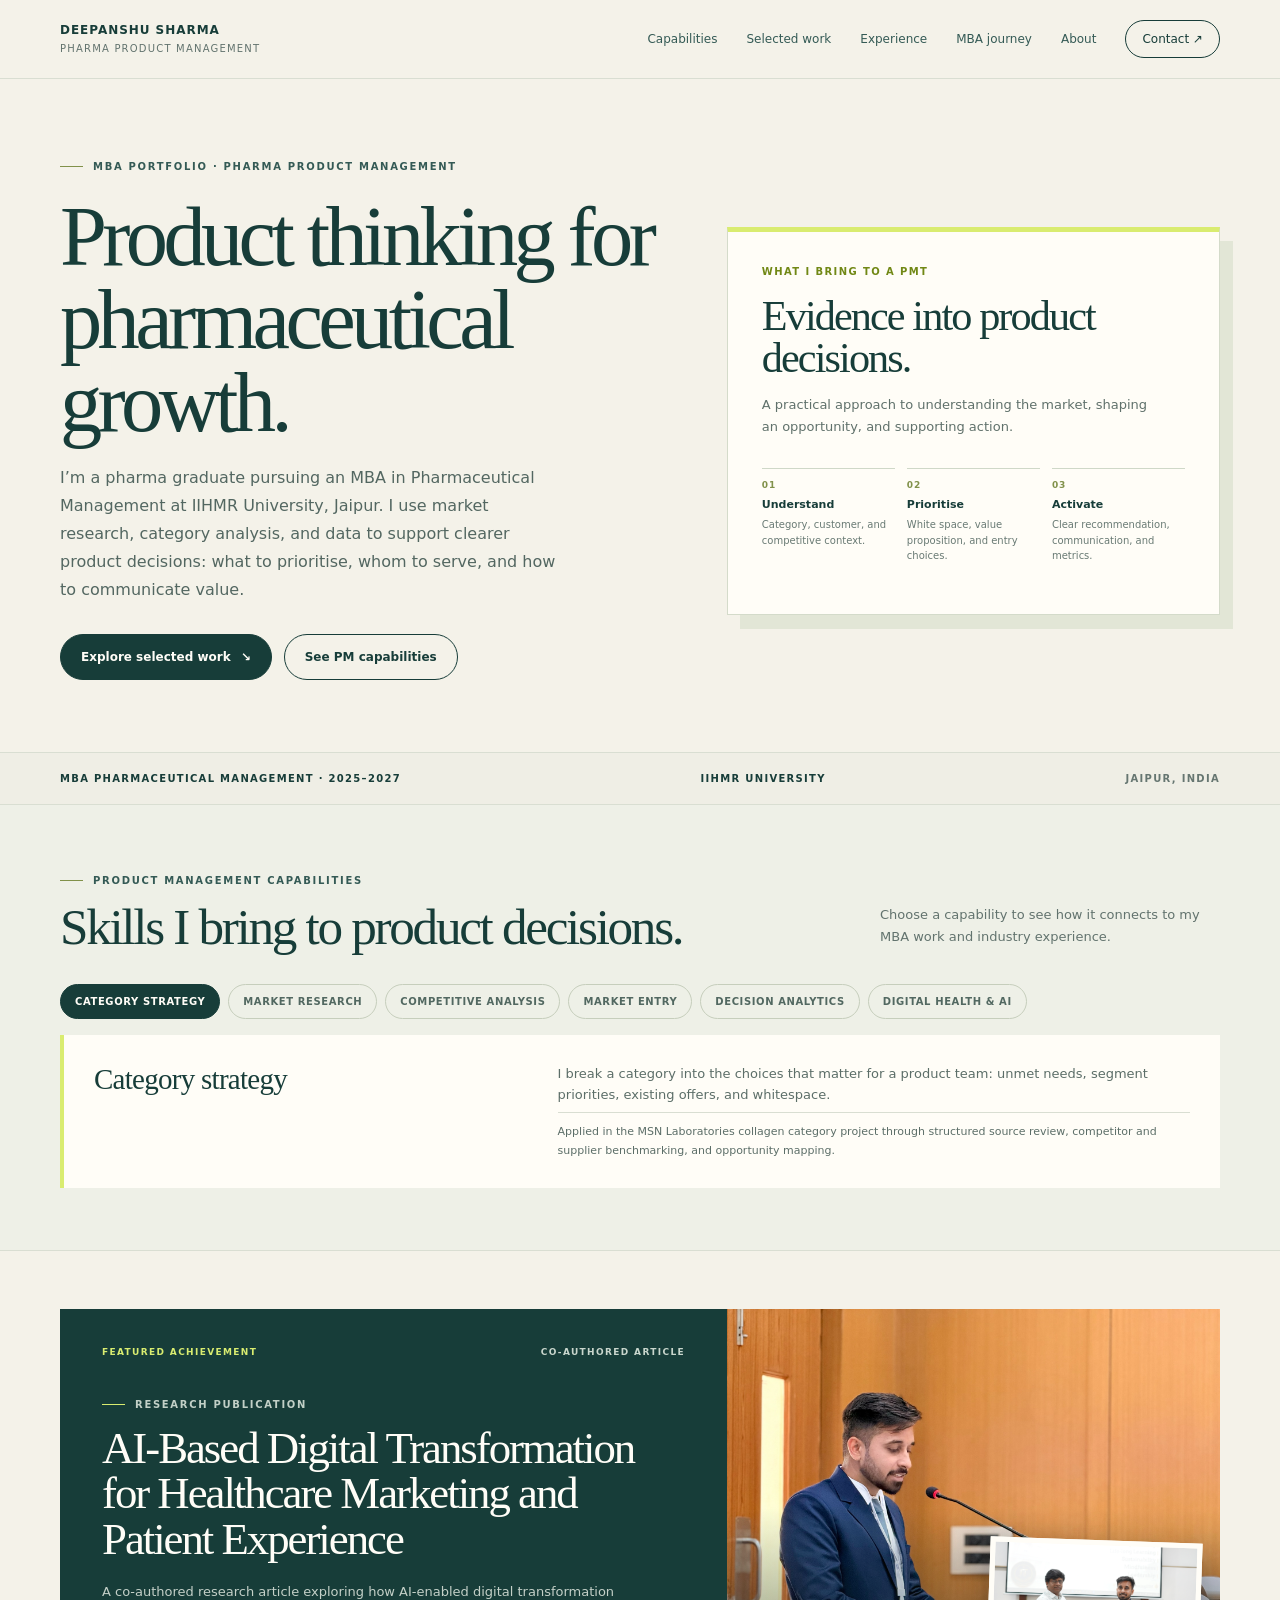
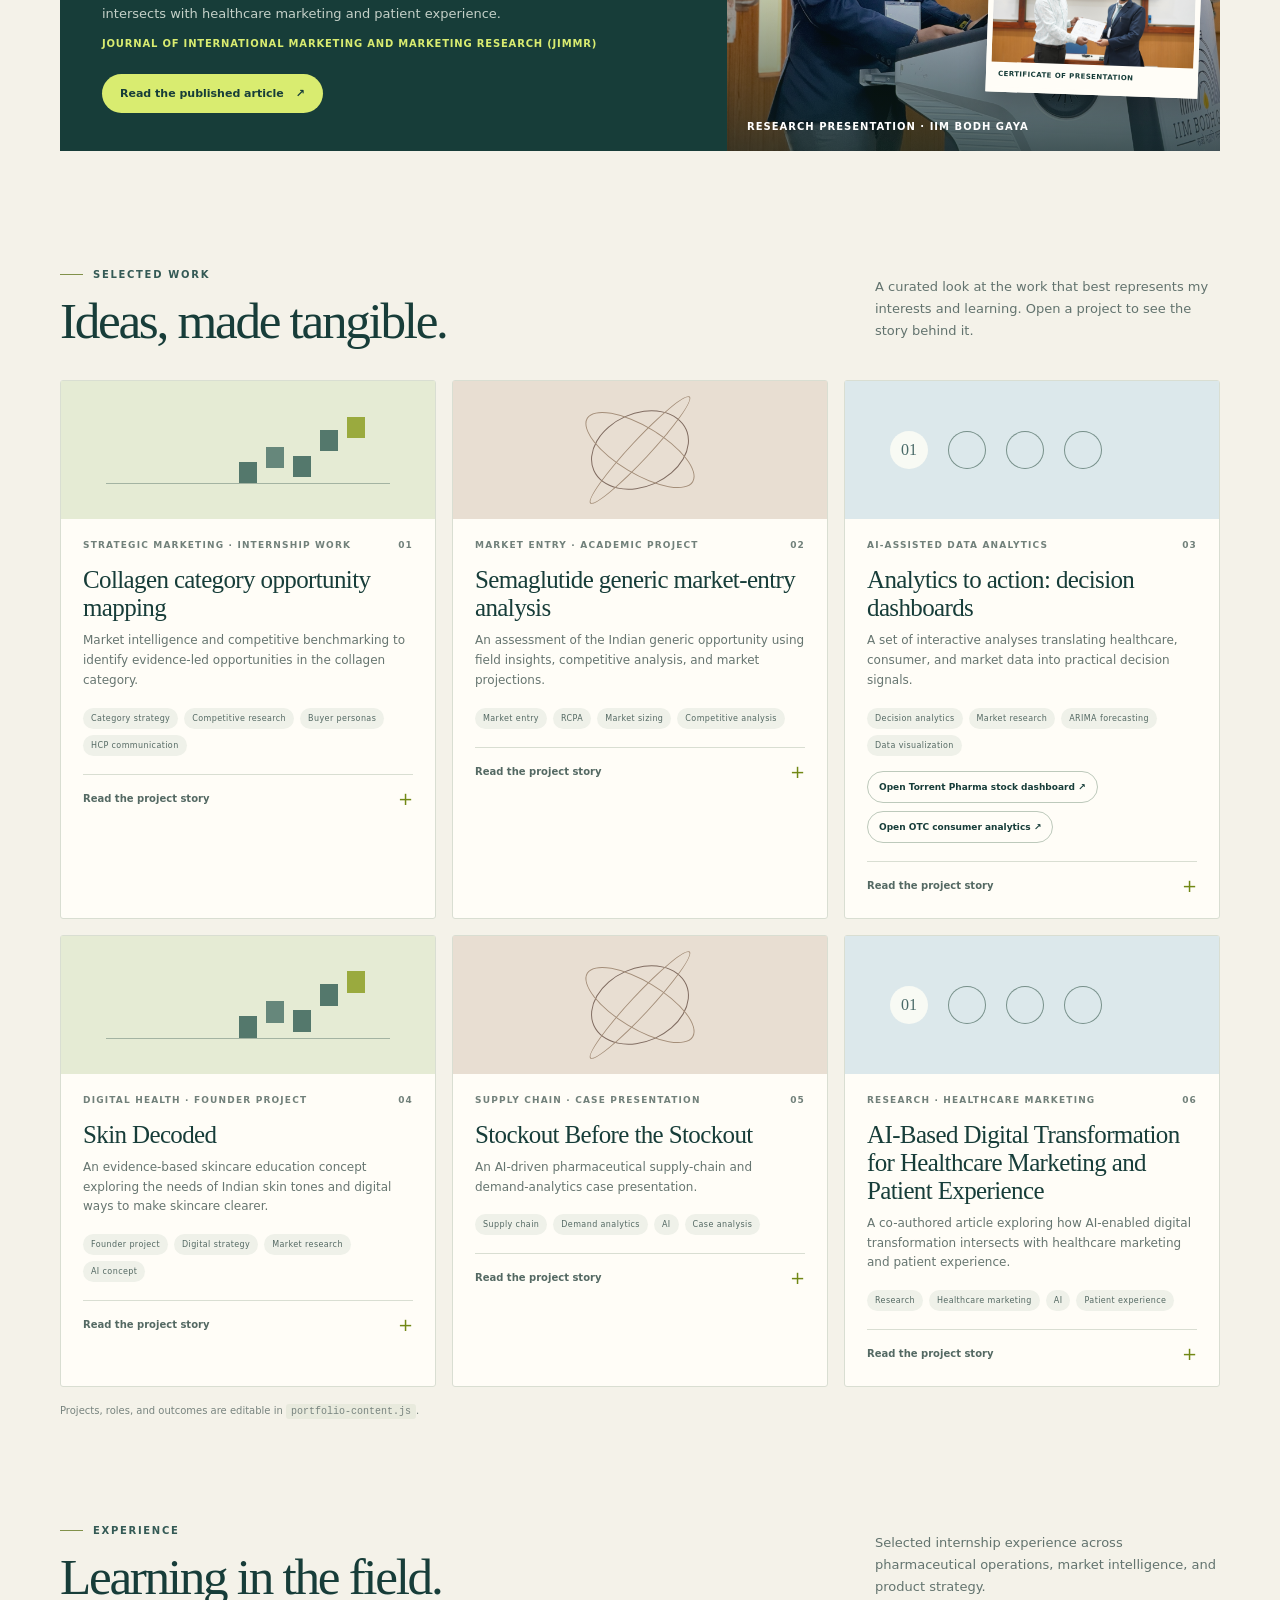
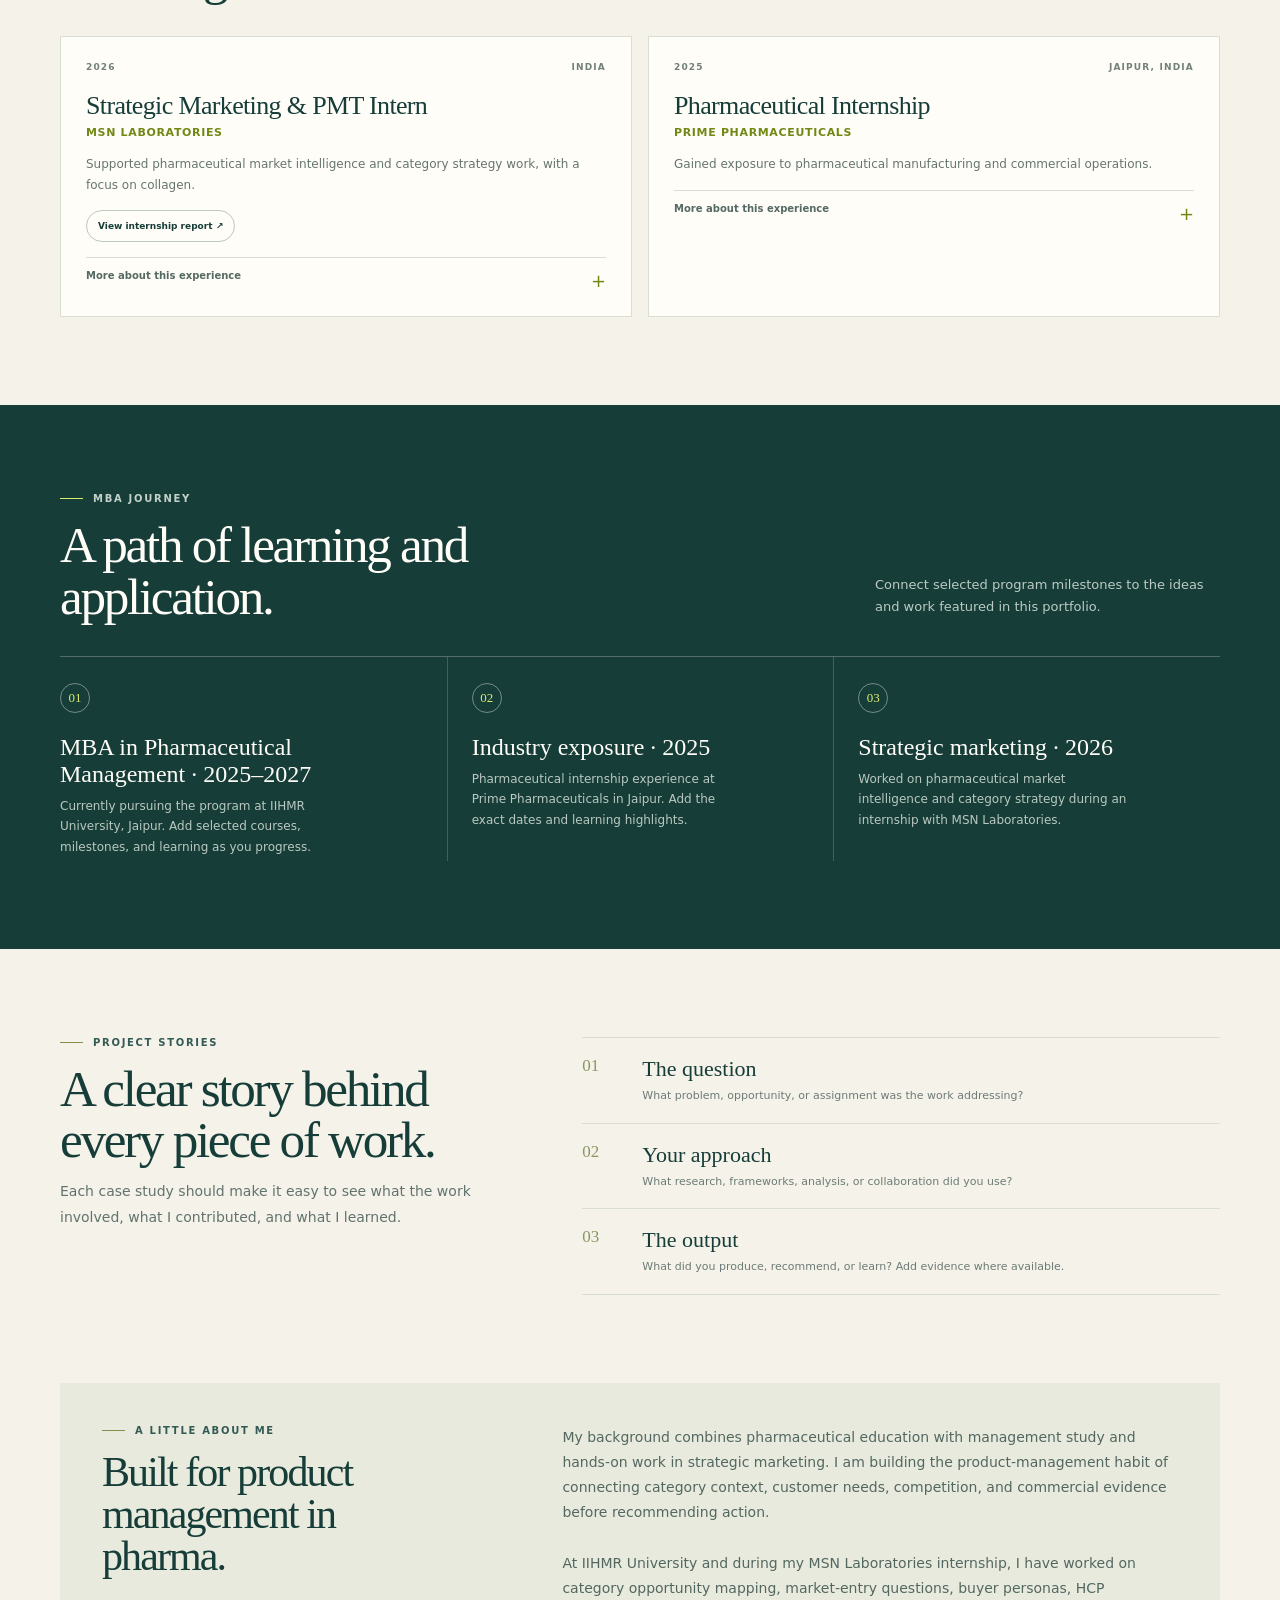
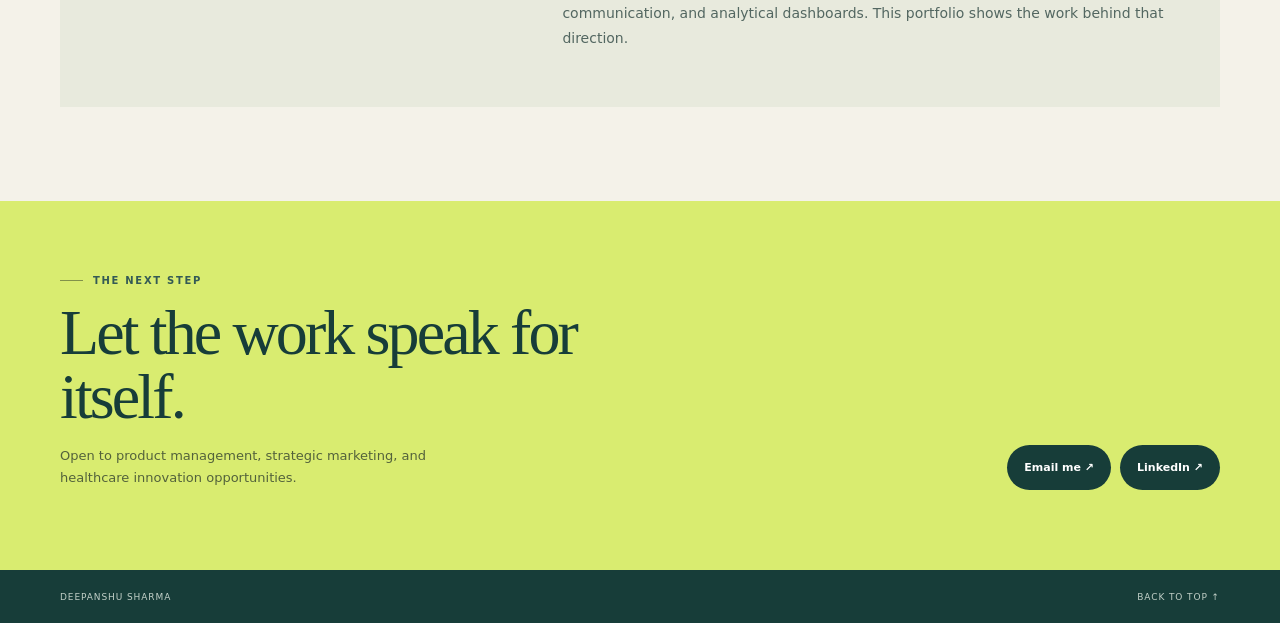
<file: index.html>
<!doctype html>
<html lang="en">
<head>
  <meta charset="utf-8">
  <meta name="viewport" content="width=device-width, initial-scale=1">
  <meta name="theme-color" content="#f4f2e9">
  <meta name="description" content="Deepanshu Sharma's portfolio of pharmaceutical management, market research, strategy, and project work.">
  <title>Deepanshu Sharma | Pharmaceutical Management Portfolio</title>
  <link rel="stylesheet" href="styles.css">
</head>
<body>
  <header class="site-header">
    <div class="container nav-wrap">
      <a class="brand" href="#top" aria-label="Portfolio home">
        <span class="brand-text"><strong id="brand-name">Your Name</strong><small>Pharma product management</small></span>
      </a>
      <nav class="nav-links" aria-label="Main navigation">
        <a href="#capabilities">Capabilities</a>
        <a href="#work">Selected work</a>
        <a href="#experience">Experience</a>
        <a href="#journey">MBA journey</a>
        <a href="#about">About</a>
        <a class="nav-button" href="#contact">Contact <span aria-hidden="true">↗</span></a>
      </nav>
    </div>
  </header>

  <main id="top">
    <section class="hero section-pad">
      <div class="container hero-grid">
        <div class="hero-copy-wrap">
          <p class="eyebrow" id="hero-eyebrow">MBA portfolio · Pharma product management</p>
          <h1 id="hero-headline">Product thinking for pharmaceutical growth.</h1>
          <p class="hero-intro" id="hero-intro"></p>
          <div class="hero-actions">
            <a class="button button-dark" href="#work">Explore selected work <span aria-hidden="true">↘</span></a>
            <a class="button button-light" href="#capabilities">See PM capabilities</a>
          </div>
        </div>
        <aside class="pm-lens" aria-label="Product management focus">
          <p class="pm-lens-kicker">What I bring to a PMT</p>
          <h2>Evidence into product decisions.</h2>
          <p class="pm-lens-intro">A practical approach to understanding the market, shaping an opportunity, and supporting action.</p>
          <div class="pm-lens-flow">
            <div><span>01</span><strong>Understand</strong><p>Category, customer, and competitive context.</p></div>
            <div><span>02</span><strong>Prioritise</strong><p>White space, value proposition, and entry choices.</p></div>
            <div><span>03</span><strong>Activate</strong><p>Clear recommendation, communication, and metrics.</p></div>
          </div>
        </aside>
      </div>
    </section>

    <div class="profile-strip" aria-label="Education and location">
      <div class="container strip-items">
        <span><b id="degree-label"></b></span>
        <span><b id="university-label"></b></span>
        <span id="location-label"></span>
      </div>
    </div>

    <section class="capabilities-section" id="capabilities" aria-labelledby="capabilities-title">
      <div class="container">
        <div class="capabilities-heading">
          <div>
            <p class="eyebrow">Product management capabilities</p>
            <h2 id="capabilities-title">Skills I bring to product decisions.</h2>
          </div>
          <p>Choose a capability to see how it connects to my MBA work and industry experience.</p>
        </div>
        <div class="capability-tabs" id="capability-tabs" role="tablist" aria-label="Product management capabilities"></div>
        <article class="capability-panel" id="capability-panel" role="tabpanel" tabindex="0" aria-live="polite"></article>
      </div>
    </section>

    <section class="publication-section section-pad" id="publication" aria-labelledby="publication-title">
      <div class="container">
        <article class="publication-card">
          <div class="publication-copy">
            <p class="publication-kicker"><span>Featured achievement</span><span id="publication-label">Published research</span></p>
            <p class="eyebrow">Research publication</p>
            <h2 id="publication-title">AI-Based Digital Transformation for Healthcare Marketing and Patient Experience</h2>
            <p class="publication-summary" id="publication-summary"></p>
            <p class="publication-journal" id="publication-journal"></p>
            <a class="publication-link" id="publication-link" href="https://jimmr.com/article/AI-Based%20Digital%20Transformation%20for%20Healthcare%20Marketing%20and%20Patient%20Experience/" target="_blank" rel="noopener noreferrer">Read the published article <span aria-hidden="true">↗</span></a>
          </div>
          <div class="publication-gallery" id="publication-gallery" aria-label="Research presentation and certificate photos">
            <figure class="publication-photo publication-photo-1">
              <img src="./assets/achievements/research-presentation.jpg" alt="Deepanshu Sharma presenting from a lectern at IIM Bodh Gaya.">
              <figcaption>Research presentation · IIM Bodh Gaya</figcaption>
            </figure>
            <figure class="publication-photo publication-photo-2">
              <img src="./assets/achievements/presentation-certificate.jpg" alt="Deepanshu Sharma receiving a certificate of presentation.">
              <figcaption>Certificate of presentation</figcaption>
            </figure>
          </div>
        </article>
      </div>
    </section>

    <section class="section-pad" id="work">
      <div class="container">
        <div class="section-heading">
          <div><p class="eyebrow">Selected work</p><h2>Ideas, made tangible.</h2></div>
          <p>A curated look at the work that best represents my interests and learning. Open a project to see the story behind it.</p>
        </div>
        <div class="project-grid" id="project-grid"></div>
        <p class="edit-hint">Projects, roles, and outcomes are editable in <code>portfolio-content.js</code>.</p>
      </div>
    </section>

    <section class="section-pad experience-section" id="experience">
      <div class="container">
        <div class="section-heading">
          <div><p class="eyebrow">Experience</p><h2>Learning in the field.</h2></div>
          <p>Selected internship experience across pharmaceutical operations, market intelligence, and product strategy.</p>
        </div>
        <div class="experience-grid" id="experience-grid"></div>
      </div>
    </section>

    <section class="journey-section section-pad" id="journey">
      <div class="container">
        <div class="section-heading section-heading-light">
          <div><p class="eyebrow">MBA journey</p><h2>A path of learning and application.</h2></div>
          <p>Connect selected program milestones to the ideas and work featured in this portfolio.</p>
        </div>
        <div class="journey-grid" id="journey-grid"></div>
      </div>
    </section>

    <section class="section-pad approach-section" id="approach">
      <div class="container approach-grid">
        <div>
          <p class="eyebrow">Project stories</p>
          <h2>A clear story behind every piece of work.</h2>
          <p class="approach-intro">Each case study should make it easy to see what the work involved, what I contributed, and what I learned.</p>
        </div>
        <div class="approach-list">
          <article><span>01</span><div><h3>The question</h3><p>What problem, opportunity, or assignment was the work addressing?</p></div></article>
          <article><span>02</span><div><h3>Your approach</h3><p>What research, frameworks, analysis, or collaboration did you use?</p></div></article>
          <article><span>03</span><div><h3>The output</h3><p>What did you produce, recommend, or learn? Add evidence where available.</p></div></article>
        </div>
      </div>
    </section>

    <section class="about-section" id="about">
      <div class="container about-card">
        <div><p class="eyebrow">A little about me</p><h2 id="about-heading">Professional direction, in my words.</h2></div>
        <div class="about-copy">
          <p id="about-text"></p>
        </div>
      </div>
    </section>

    <section class="contact-section" id="contact">
      <div class="container contact-inner">
        <div><p class="eyebrow">The next step</p><h2>Let the work speak for itself.</h2><p id="contact-note"></p></div>
        <div class="contact-links" id="contact-links"></div>
      </div>
    </section>
  </main>

  <footer class="site-footer">
    <div class="container footer-inner"><span id="footer-name">Your Name</span><a href="#top">Back to top ↑</a></div>
  </footer>

  <script src="portfolio-content.js"></script>
  <script src="app.js"></script>
</body>
</html>
</file>
<file: styles.css>
:root {
  --paper: #f4f2e9;
  --paper-deep: #ebe9de;
  --card: #fffdf7;
  --ink: #173d39;
  --ink-soft: #345a55;
  --muted: #62736e;
  --line: #d9ded2;
  --lime: #d9ec70;
  --coral: #e5a28c;
  --blue: #b8d0df;
  --serif: Georgia, "Times New Roman", serif;
  --sans: Inter, ui-sans-serif, system-ui, -apple-system, BlinkMacSystemFont, "Segoe UI", sans-serif;
}
* { box-sizing: border-box; }
html { scroll-behavior: smooth; }
body { margin: 0; background: var(--paper); color: var(--ink); font-family: var(--sans); -webkit-font-smoothing: antialiased; }
a { color: inherit; }
a:focus-visible, summary:focus-visible { outline: 3px solid #78900b; outline-offset: 4px; }
.container { width: min(1160px, calc(100% - 56px)); margin-inline: auto; }
.site-header { border-bottom: 1px solid var(--line); }
.nav-wrap { min-height: 78px; display: flex; align-items: center; justify-content: space-between; gap: 24px; }
.brand { display: inline-flex; align-items: center; text-decoration: none; }
.brand-text { line-height: 1.1; }
.brand-text strong { display: block; font-size: 12px; letter-spacing: .08em; text-transform: uppercase; }
.brand-text small { display: block; margin-top: 5px; color: var(--muted); font-size: 10px; letter-spacing: .12em; text-transform: uppercase; }
.nav-links { display: flex; align-items: center; gap: 29px; }
.nav-links a { color: var(--ink-soft); font-size: 12px; text-decoration: none; }
.nav-links a:hover { color: #718815; }
.nav-links .nav-button { padding: 11px 16px; border: 1px solid var(--ink); border-radius: 999px; color: var(--ink); }
.section-pad { padding: 88px 0; }
.hero { padding-top: 82px; padding-bottom: 72px; }
.hero-grid { display: grid; grid-template-columns: 1.1fr .9fr; gap: 64px; align-items: center; }
.eyebrow { display: flex; align-items: center; gap: 10px; margin: 0; color: var(--ink-soft); font-size: 10px; font-weight: 750; letter-spacing: .17em; text-transform: uppercase; }
.eyebrow::before { content: ""; width: 23px; height: 1px; background: #81914a; }
h1 { max-width: 710px; margin: 24px 0 20px; font-family: var(--serif); font-size: clamp(3.5rem, 6.6vw, 6.2rem); font-weight: 400; line-height: .98; letter-spacing: -.055em; }
h1 em { color: #668276; font-weight: 400; }
.hero-intro { max-width: 500px; color: #536761; font-size: 16px; line-height: 1.75; }
.hero-actions { display: flex; flex-wrap: wrap; gap: 12px; margin-top: 30px; }
.button { display: inline-flex; min-height: 46px; align-items: center; justify-content: center; gap: 10px; padding: 0 20px; border: 1px solid var(--ink); border-radius: 999px; text-decoration: none; font-size: 12px; font-weight: 700; transition: transform .2s ease, background .2s ease; }
.button:hover { transform: translateY(-2px); }
.button-dark { background: var(--ink); color: var(--card); }
.button-dark:hover { background: #25534d; }
.button-light { color: var(--ink); }
.button-light:hover { background: #e7eadb; }
.pm-lens { min-height: 388px; padding: 34px; border: 1px solid #d4dbca; border-top: 5px solid var(--lime); background: var(--card); box-shadow: 13px 14px 0 #e2e6d6; }
.pm-lens-kicker { margin: 0; color: #718815; font-size: 10px; font-weight: 800; letter-spacing: .14em; text-transform: uppercase; }
.pm-lens h2 { max-width: 360px; margin: 18px 0 0; font-size: clamp(2.2rem, 3.3vw, 3.25rem); }
.pm-lens-intro { max-width: 390px; margin: 15px 0 0; color: #60716b; font-size: 13px; line-height: 1.7; }
.pm-lens-flow { display: grid; grid-template-columns: repeat(3, 1fr); gap: 12px; margin-top: 30px; }
.pm-lens-flow div { min-width: 0; padding-top: 11px; border-top: 1px solid #cfd8c8; }
.pm-lens-flow span { display: block; margin-bottom: 8px; color: #81914a; font-size: 9px; font-weight: 800; letter-spacing: .1em; }
.pm-lens-flow strong { display: block; font-size: 11px; }
.pm-lens-flow p { margin: 6px 0 0; color: #697a74; font-size: 10px; line-height: 1.55; }
.profile-strip { border-block: 1px solid var(--line); background: #efeee5; }
.strip-items { display: flex; flex-wrap: wrap; justify-content: space-between; gap: 14px 28px; padding: 20px 0; }
.strip-items span { color: #667671; font-size: 10px; font-weight: 700; letter-spacing: .13em; text-transform: uppercase; }
.strip-items b { color: var(--ink); }
.capabilities-section { padding: 70px 0 62px; border-bottom: 1px solid var(--line); background: #eef0e7; }
.capabilities-heading { display: flex; align-items: end; justify-content: space-between; gap: 30px; }
.capabilities-heading h2 { max-width: 650px; }
.capabilities-heading > p { max-width: 340px; margin: 0 0 4px; color: var(--muted); font-size: 13px; line-height: 1.7; }
.capability-tabs { display: flex; flex-wrap: wrap; gap: 8px; margin-top: 31px; }
.capability-tabs button { cursor: pointer; padding: 11px 14px; border: 1px solid #c6cebc; border-radius: 999px; background: transparent; color: #526861; font: 700 10px var(--sans); letter-spacing: .06em; text-transform: uppercase; transition: background .2s ease, color .2s ease, border-color .2s ease; }
.capability-tabs button:hover, .capability-tabs button.is-active { border-color: var(--ink); background: var(--ink); color: var(--card); }
.capability-panel { display: grid; grid-template-columns: .8fr 1.2fr; column-gap: 42px; row-gap: 7px; margin-top: 16px; padding: 28px 30px; border-left: 4px solid var(--lime); background: var(--card); }
.capability-panel h3 { grid-row: span 2; margin: 0; font-family: var(--serif); font-size: 29px; font-weight: 400; letter-spacing: -.025em; }
.capability-panel p { margin: 0; color: #5c6e68; font-size: 13px; line-height: 1.65; }
.capability-evidence { padding-top: 10px; border-top: 1px solid var(--line); font-size: 11px !important; }
.publication-section { padding-top: 58px; padding-bottom: 30px; }
.publication-card { display: grid; grid-template-columns: 1.15fr .85fr; min-height: 370px; overflow: hidden; background: var(--ink); color: var(--card); }
.publication-copy { display: flex; flex-direction: column; align-items: flex-start; padding: 38px 42px; }
.publication-kicker { width: 100%; display: flex; justify-content: space-between; gap: 14px; margin: 0 0 42px; color: #c9d6cd; font-size: 9px; font-weight: 750; letter-spacing: .15em; text-transform: uppercase; }
.publication-kicker span:first-child { color: var(--lime); }
.publication-copy .eyebrow { color: #c2d0c7; }
.publication-copy .eyebrow::before { background: var(--lime); }
.publication-card h2 { max-width: 650px; margin-top: 16px; font-size: clamp(2.2rem, 3.5vw, 3.65rem); line-height: 1.02; }
.publication-summary { max-width: 570px; margin: 18px 0 0; color: #c4d0c8; font-size: 13px; line-height: 1.7; }
.publication-journal { margin: 13px 0 0; color: var(--lime); font-size: 10px; font-weight: 700; letter-spacing: .08em; text-transform: uppercase; }
.publication-link { display: inline-flex; align-items: center; gap: 12px; margin-top: 25px; padding: 13px 18px; border-radius: 999px; background: var(--lime); color: var(--ink); font-size: 11px; font-weight: 800; text-decoration: none; transition: transform .2s ease, background .2s ease; }
.publication-link:hover { transform: translateY(-2px); background: #e4f68b; }
.publication-gallery { position: relative; min-height: 370px; overflow: hidden; background: #355d55; }
.publication-photo { margin: 0; }
.publication-photo img { display: block; width: 100%; height: 100%; object-fit: cover; }
.publication-photo-1 { position: absolute; inset: 0; }
.publication-photo-1 img { object-position: 48% 48%; }
.publication-photo-1::after { content: ""; position: absolute; inset: 45% 0 0; background: linear-gradient(transparent, rgba(12,32,29,.72)); }
.publication-photo-1 figcaption { position: absolute; z-index: 1; right: 20px; bottom: 19px; left: 20px; color: white; font-size: 10px; font-weight: 750; letter-spacing: .1em; text-transform: uppercase; }
.publication-photo-2 { position: absolute; z-index: 2; right: 20px; bottom: 56px; width: 43%; height: 35%; overflow: hidden; border: 5px solid var(--card); background: var(--card); box-shadow: 0 12px 26px rgba(0,0,0,.25); transform: rotate(2deg); }
.publication-photo-2 img { height: calc(100% - 25px); object-position: 48% 48%; }
.publication-photo-2 figcaption { height: 25px; display: flex; align-items: center; padding: 0 7px; color: var(--ink); font-size: 7px; font-weight: 750; letter-spacing: .06em; text-transform: uppercase; }
section { scroll-margin-top: 30px; }
.section-heading { display: flex; justify-content: space-between; align-items: end; gap: 30px; margin-bottom: 34px; }
h2 { margin: 15px 0 0; font-family: var(--serif); font-size: clamp(2.5rem, 4vw, 4.1rem); font-weight: 400; line-height: 1; letter-spacing: -.045em; }
.section-heading > p { max-width: 345px; margin: 0 0 4px; color: var(--muted); font-size: 13px; line-height: 1.7; }
.project-grid { display: grid; grid-template-columns: repeat(3, 1fr); gap: 16px; }
.experience-section { padding-top: 20px; }
.experience-grid { display: grid; grid-template-columns: repeat(2, minmax(0, 1fr)); gap: 16px; }
.experience-card { padding: 25px; border: 1px solid var(--line); background: var(--card); }
.experience-meta { display: flex; justify-content: space-between; gap: 12px; color: #71807a; font-size: 9px; font-weight: 700; letter-spacing: .13em; text-transform: uppercase; }
.experience-card h3 { margin: 19px 0 5px; font-family: var(--serif); font-size: 26px; font-weight: 400; letter-spacing: -.025em; }
.experience-organization { margin: 0; color: #718815; font-size: 11px; font-weight: 750; letter-spacing: .06em; text-transform: uppercase; }
.experience-summary { margin: 15px 0 0; color: #667570; font-size: 12px; line-height: 1.7; }
.experience-report-link { align-self: flex-start; margin-top: 15px; }
.experience-details { margin-top: 15px; padding-top: 12px; border-top: 1px solid var(--line); }
.experience-details summary { cursor: pointer; color: #546963; font-size: 10px; font-weight: 700; list-style: none; }
.experience-details summary::-webkit-details-marker { display: none; }
.experience-details summary::after { content: "+"; float: right; color: #718815; font-size: 18px; font-weight: 400; }
.experience-details[open] summary::after { content: "−"; }
.experience-details p { margin: 10px 0 0; color: #667570; font-size: 11px; line-height: 1.7; }
.project-card { display: flex; min-width: 0; flex-direction: column; padding: 22px; border: 1px solid var(--line); border-radius: 3px; background: var(--card); transition: transform .22s ease, box-shadow .22s ease; }
.project-card:hover { transform: translateY(-4px); box-shadow: 0 12px 28px rgba(23,61,57,.08); }
.project-visual { height: 138px; display: grid; place-items: center; margin: -22px -22px 21px; overflow: hidden; background: #e5ebd4; }
.project-card-1 .project-visual { background: #e8ded2; }
.project-card-2 .project-visual { background: #dce8eb; }
.project-graphic { position: relative; width: 76%; height: 68px; border-bottom: 1px solid rgba(23,61,57,.32); }
.graphic-0 { display: flex; align-items: end; justify-content: center; gap: 9px; }
.graphic-0::before { content: ""; width: 18px; height: 32%; background: #54786c; box-shadow: 27px -15px 0 #66877b, 54px -6px 0 #54786c, 81px -32px 0 #54786c, 108px -45px 0 #9aaa3e; }
.graphic-1 { width: 102px; height: 74px; border: 1px solid #806c61; border-radius: 50%; transform: rotate(-24deg); }
.graphic-1::before, .graphic-1::after { content: ""; position: absolute; border: 1px solid #a48e79; border-radius: 50%; inset: 12px -12px; transform: rotate(55deg); }
.graphic-1::after { inset: 26px -23px; transform: rotate(-23deg); }
.graphic-1 span { display: none; }
.graphic-2 { display: flex; align-items: center; justify-content: space-between; border: 0; }
.graphic-2::before { content: "01"; width: 38px; height: 38px; display: grid; place-items: center; border-radius: 50%; background: #f8faf4; color: #496a68; font-family: var(--serif); box-shadow: 58px 0 0 -1px #dce8eb, 58px 0 0 0 #77908a, 116px 0 0 -1px #dce8eb, 116px 0 0 0 #77908a, 174px 0 0 -1px #dce8eb, 174px 0 0 0 #77908a; }
.project-meta { display: flex; justify-content: space-between; gap: 10px; color: #71807a; font-size: 9px; font-weight: 700; letter-spacing: .13em; text-transform: uppercase; }
.project-card h3 { margin: 16px 0 9px; font-family: var(--serif); font-size: 25px; font-weight: 400; letter-spacing: -.025em; }
.project-summary { margin: 0; color: #667570; font-size: 12px; line-height: 1.65; }
.project-tags { display: flex; flex-wrap: wrap; gap: 6px; margin-top: 17px; }
.project-links { display: flex; flex-wrap: wrap; gap: 8px; margin-top: 15px; }
.project-file-link { display: inline-flex; align-items: center; gap: 7px; padding: 9px 11px; border: 1px solid #bdc9bb; border-radius: 999px; color: var(--ink); font-size: 9px; font-weight: 750; line-height: 1.35; text-decoration: none; }
.project-file-link:hover { border-color: var(--ink); background: #eff1e9; }
.tag { padding: 6px 8px; border-radius: 999px; background: #eff1e9; color: #546963; font-size: 8px; letter-spacing: .05em; }
.project-details { margin-top: 18px; padding-top: 13px; border-top: 1px solid var(--line); }
.project-details summary { display: flex; cursor: pointer; align-items: center; justify-content: space-between; color: #546963; font-size: 10px; font-weight: 700; list-style: none; }
.project-details summary::-webkit-details-marker { display: none; }
.project-details summary::after { content: "+"; color: #718815; font-size: 18px; font-weight: 400; }
.project-details[open] summary::after { content: "−"; }
.project-detail-body { padding-top: 8px; }
.detail-row { padding: 11px 0; border-bottom: 1px solid #e8e9e1; }
.detail-row:last-child { border-bottom: 0; }
.detail-row h4 { margin: 0 0 5px; color: var(--ink-soft); font-size: 9px; letter-spacing: .1em; text-transform: uppercase; }
.detail-row p { margin: 0; color: #667570; font-size: 11px; line-height: 1.65; }
.edit-hint { margin: 18px 0 0; color: #78847f; font-size: 10px; }
.edit-hint code { padding: 2px 5px; border-radius: 3px; background: #e8eadd; font-size: 10px; }
.journey-section { background: var(--ink); color: var(--card); }
.section-heading-light .eyebrow { color: #c3d2c8; }
.section-heading-light .eyebrow::before { background: var(--lime); }
.section-heading-light > p { color: #bbcbc3; }
.journey-section h2 { max-width: 580px; }
.journey-grid { display: grid; grid-template-columns: repeat(3, 1fr); border-top: 1px solid rgba(255,255,255,.25); }
.journey-step { padding: 26px 25px 4px 0; }
.journey-step + .journey-step { padding-left: 24px; border-left: 1px solid rgba(255,255,255,.18); }
.step-number { display: inline-flex; width: 30px; height: 30px; align-items: center; justify-content: center; border: 1px solid rgba(255,255,255,.4); border-radius: 50%; color: var(--lime); font-family: var(--serif); font-size: 13px; }
.journey-step h3 { margin: 21px 0 8px; font-family: var(--serif); font-size: 24px; font-weight: 400; }
.journey-step p { max-width: 270px; margin: 0; color: #b9c9c0; font-size: 12px; line-height: 1.7; }
.approach-grid { display: grid; grid-template-columns: .83fr 1.17fr; gap: 70px; align-items: start; }
.approach-grid h2 { max-width: 430px; }
.approach-intro { color: #62736e; font-size: 14px; line-height: 1.8; }
.approach-list { border-top: 1px solid var(--line); }
.approach-list article { display: grid; grid-template-columns: 50px 1fr; gap: 10px; padding: 18px 0; border-bottom: 1px solid var(--line); }
.approach-list article > span { color: #899663; font-family: var(--serif); font-size: 17px; }
.approach-list h3 { margin: 0 0 5px; font-family: var(--serif); font-size: 22px; font-weight: 400; }
.approach-list p { margin: 0; color: #6d7b76; font-size: 11px; line-height: 1.6; }
.about-section { padding: 0 0 94px; }
.about-card { display: grid; grid-template-columns: .8fr 1.2fr; gap: 50px; padding: 42px; background: #e8eadd; }
.about-card h2 { max-width: 300px; font-size: 42px; }
.about-copy { color: #536761; font-size: 14px; line-height: 1.8; }
.about-copy > p { margin: 0 0 14px; }
.about-copy > p { white-space: pre-line; }
.contact-section { padding: 74px 0 80px; background: var(--lime); }
.contact-inner { display: flex; align-items: end; justify-content: space-between; gap: 35px; }
.contact-inner h2 { max-width: 610px; font-size: clamp(2.8rem, 5vw, 5rem); }
.contact-inner > div:first-child > p:last-child { max-width: 390px; margin: 16px 0 0; color: #53623b; font-size: 13px; line-height: 1.7; }
.contact-links { display: flex; flex-wrap: wrap; justify-content: end; gap: 9px; }
.contact-link { display: inline-flex; min-height: 45px; align-items: center; padding: 0 17px; border-radius: 999px; background: var(--ink); color: white; font-size: 11px; font-weight: 700; text-decoration: none; }
.contact-link:hover { background: #25534d; }
.site-footer { padding: 22px 0; background: var(--ink); color: #c2d0c8; }
.footer-inner { display: flex; justify-content: space-between; gap: 20px; font-size: 9px; letter-spacing: .1em; text-transform: uppercase; }
.footer-inner a { text-decoration: none; }
@media (max-width: 860px) {
  .hero-grid { gap: 38px; grid-template-columns: 1fr .9fr; }
  .pm-lens { min-height: 370px; padding: 28px; }
  .project-grid { grid-template-columns: repeat(2, 1fr); }
  .publication-card { grid-template-columns: 1.1fr .9fr; }
  .publication-copy { padding: 30px; }
  .publication-kicker { margin-bottom: 30px; }
  .publication-gallery { min-height: 350px; }
  .experience-grid { grid-template-columns: 1fr; }
  .project-card:last-child { grid-column: span 2; }
  .approach-grid { gap: 40px; }
  .capabilities-heading { display: block; }
  .capabilities-heading > p { margin-top: 14px; }
}
@media (max-width: 640px) {
  .container { width: min(100% - 36px, 510px); }
  .nav-wrap { min-height: 68px; }
  .nav-links { gap: 15px; }
  .nav-links a { font-size: 10px; }
  .nav-links a:nth-child(3), .nav-links a:nth-child(4), .nav-links a:nth-child(5) { display: none; }
  .nav-links .nav-button { padding: 9px 13px; }
  .section-pad { padding: 69px 0; }
  .hero { padding-top: 55px; padding-bottom: 54px; }
  .hero-grid { grid-template-columns: 1fr; gap: 39px; }
  h1 { max-width: 540px; font-size: clamp(3.3rem, 14vw, 5.3rem); }
  .hero-intro { font-size: 14px; }
  .pm-lens { min-height: auto; padding: 25px 22px; }
  .pm-lens-flow { gap: 9px; }
  .strip-items { gap: 11px 20px; }
  .strip-items span { font-size: 8px; }
  .capabilities-section { padding: 55px 0 52px; }
  .capability-tabs { gap: 7px; margin-top: 24px; }
  .capability-tabs button { padding: 9px 10px; font-size: 8px; }
  .capability-panel { grid-template-columns: 1fr; gap: 14px; padding: 24px 20px; }
  .publication-section { padding-top: 38px; padding-bottom: 15px; }
  .publication-card { grid-template-columns: 1fr; }
  .publication-copy { padding: 26px 23px 30px; }
  .publication-kicker { margin-bottom: 28px; font-size: 8px; }
  .publication-card h2 { font-size: 2.5rem; }
  .publication-gallery { min-height: 300px; }
  .publication-photo-2 { bottom: 48px; width: 45%; height: 36%; }
  .section-heading { display: block; margin-bottom: 25px; }
  .section-heading > p { margin-top: 14px; }
  .project-grid { grid-template-columns: 1fr; gap: 12px; }
  .experience-grid { grid-template-columns: 1fr; }
  .project-card:last-child { grid-column: auto; }
  .journey-grid { grid-template-columns: 1fr; }
  .journey-step, .journey-step + .journey-step { padding: 21px 0; border-left: 0; border-bottom: 1px solid rgba(255,255,255,.18); }
  .journey-step h3 { margin-top: 13px; }
  .journey-step p { max-width: 440px; }
  .approach-grid { grid-template-columns: 1fr; gap: 24px; }
  .about-section { padding-bottom: 65px; }
  .about-card { grid-template-columns: 1fr; gap: 22px; padding: 28px 23px; }
  .about-card h2 { font-size: 36px; }
  .contact-section { padding: 57px 0 62px; }
  .contact-inner { display: block; }
  .contact-links { justify-content: start; margin-top: 23px; }
  .footer-inner { flex-direction: column; gap: 9px; }
}
@media (prefers-reduced-motion: reduce) {
  html { scroll-behavior: auto; }
  *, *::before, *::after { transition-duration: .01ms !important; }
}
</file>
